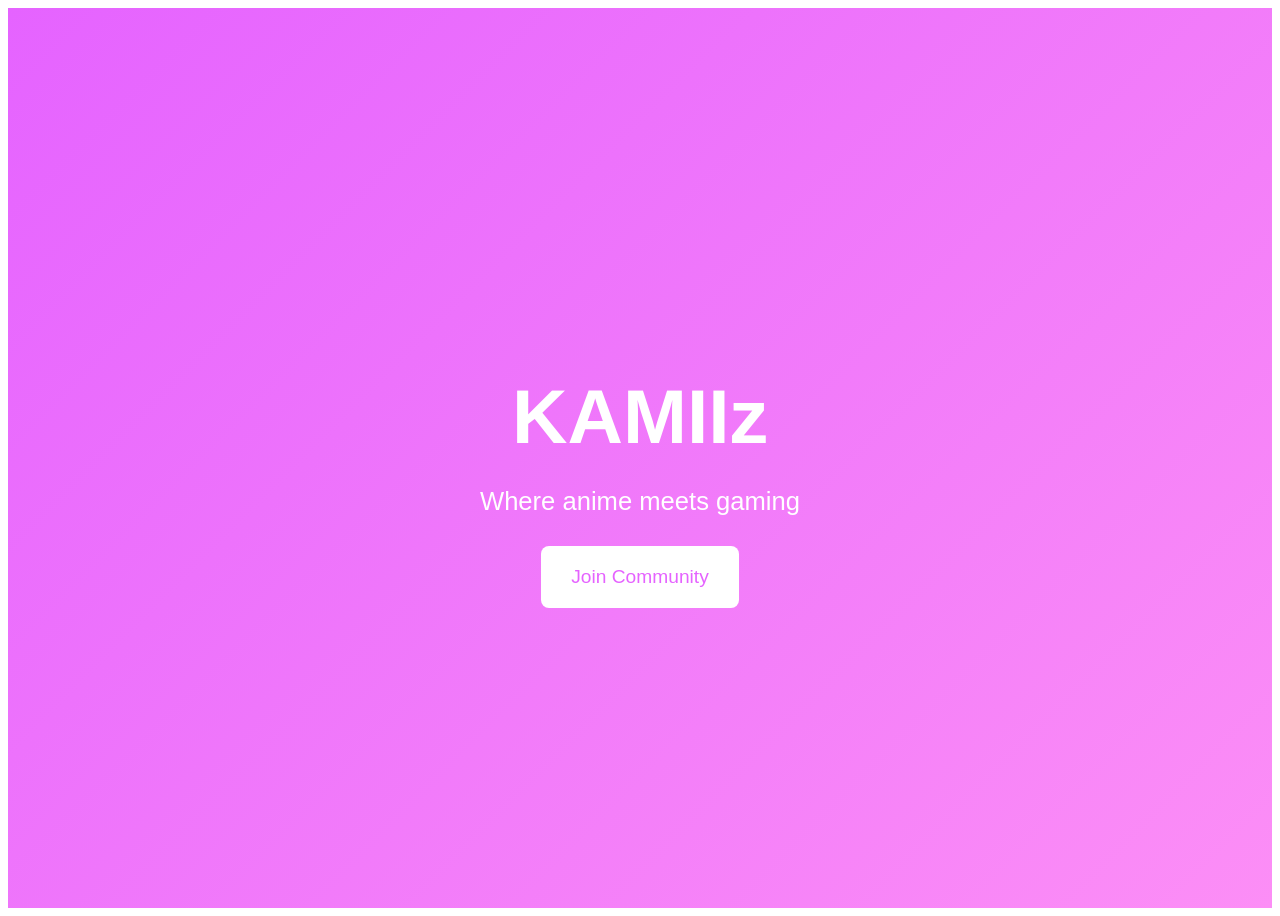
<file: Mini Project — Responsive Banner/index.html>
<!DOCTYPE html>
<html lang="en">
<head>
    <meta charset="UTF-8">
    <meta name="viewport" content="width=device-width, initial-scale=1.0">
    <link rel="stylesheet" href="styles.css">
    <title>Document</title>
</head>
<body>
    <section class="banner">
        <div class="banner__content">
            <h1>KAMIIz</h1>
            <p>Where anime meets gaming</p>
            <button>Join Community</button>
        </div>
    </section>
</body>
</html>
</file>
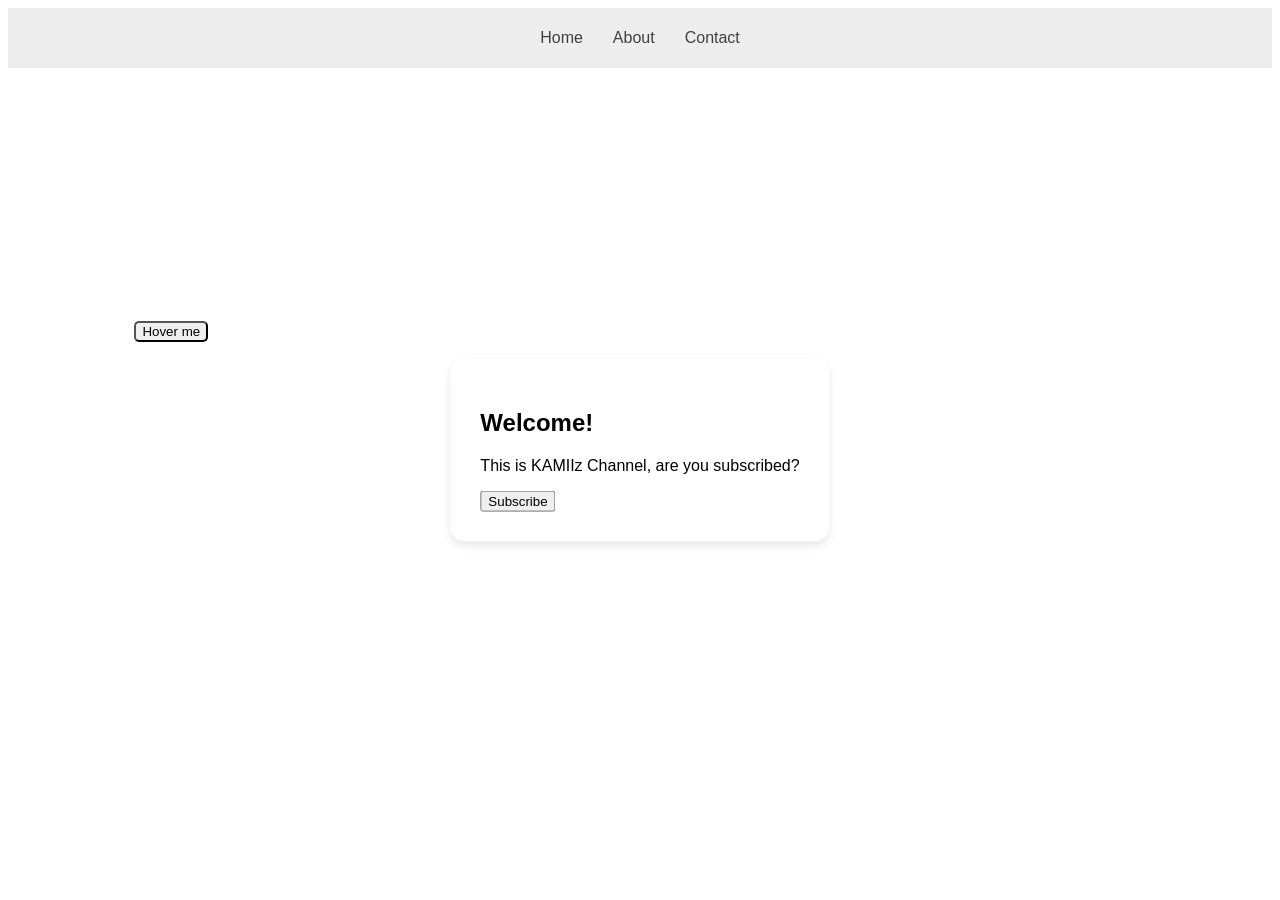
<file: ModalInteractiveMenu/index.html>
<!DOCTYPE html>
<html lang="en">
<head>
    <meta charset="UTF-8">
    <meta name="viewport" content="width=device-width, initial-scale=1.0">
    <link rel="stylesheet" href="styles.css">
    <title>Document</title>
</head>
<body>
    

    <nav class="menu">
        <a href="#">Home</a>
        <a href="#">About</a>
        <a href="#">Contact</a>
    </nav>

    <div class="tooltip-container">
        <button>Hover me</button>
        <span class="tooltip">I'm a tooltip!</span>
    </div>

    <div class="modal">
        <h2>Welcome!</h2>
        <p>This is KAMIIz Channel, are you subscribed?</p>
        <button>Subscribe</button>
    </div>
</body>
</html>
</file>
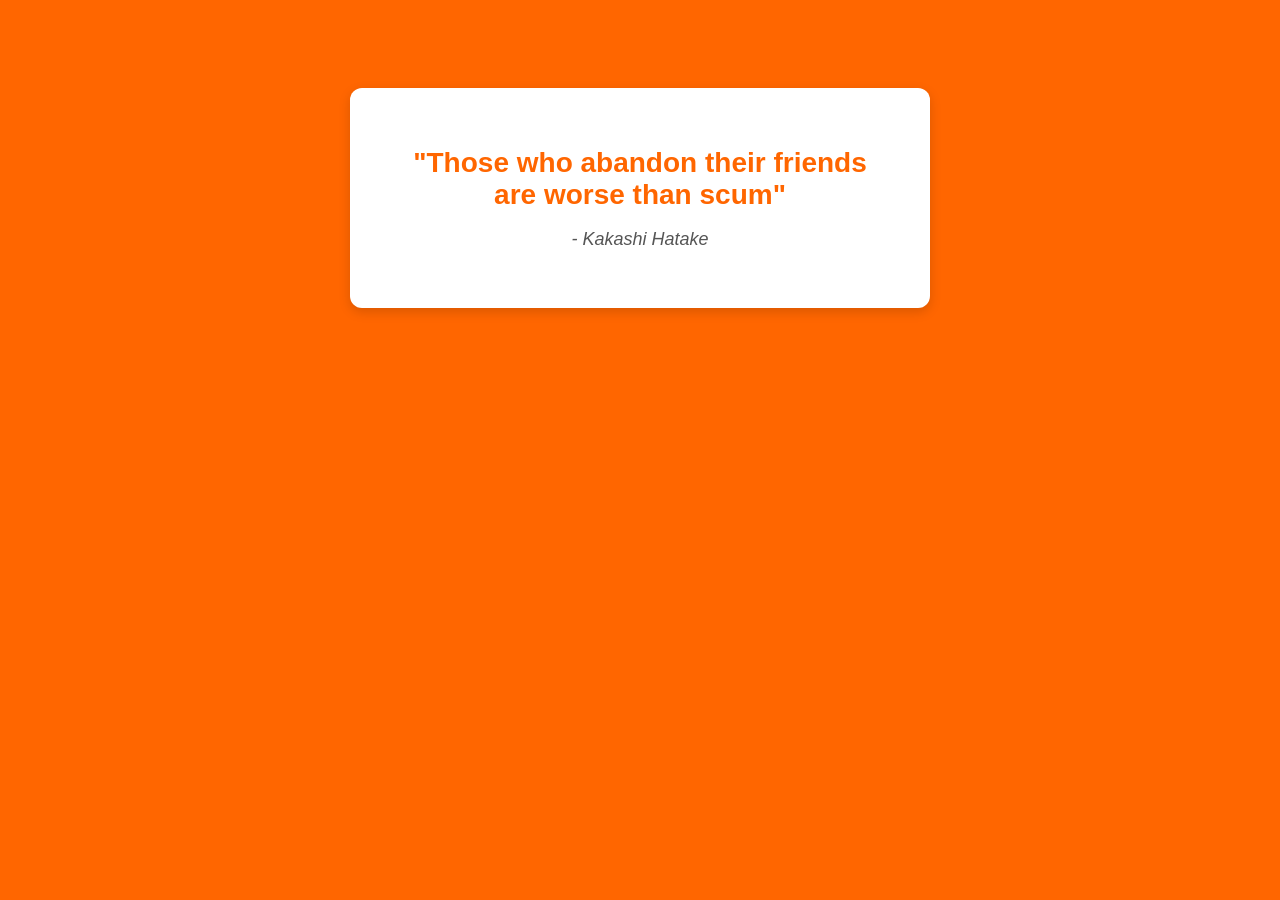
<file: PosterQuote/index.html>
<!DOCTYPE html>
<html lang="en">
<head>
    <meta charset="UTF-8">
    <meta name="viewport" content="width=device-width, initial-scale=1.0">
    <title>Document</title>
    <link rel="stylesheet" href="styles.css">
</head>

<body>
  <div class="poster"> 
    <h1>"Those who abandon their friends are worse than scum"</h1>
    <p>- Kakashi Hatake</p>
  </div>
</body>
</html>
</file>
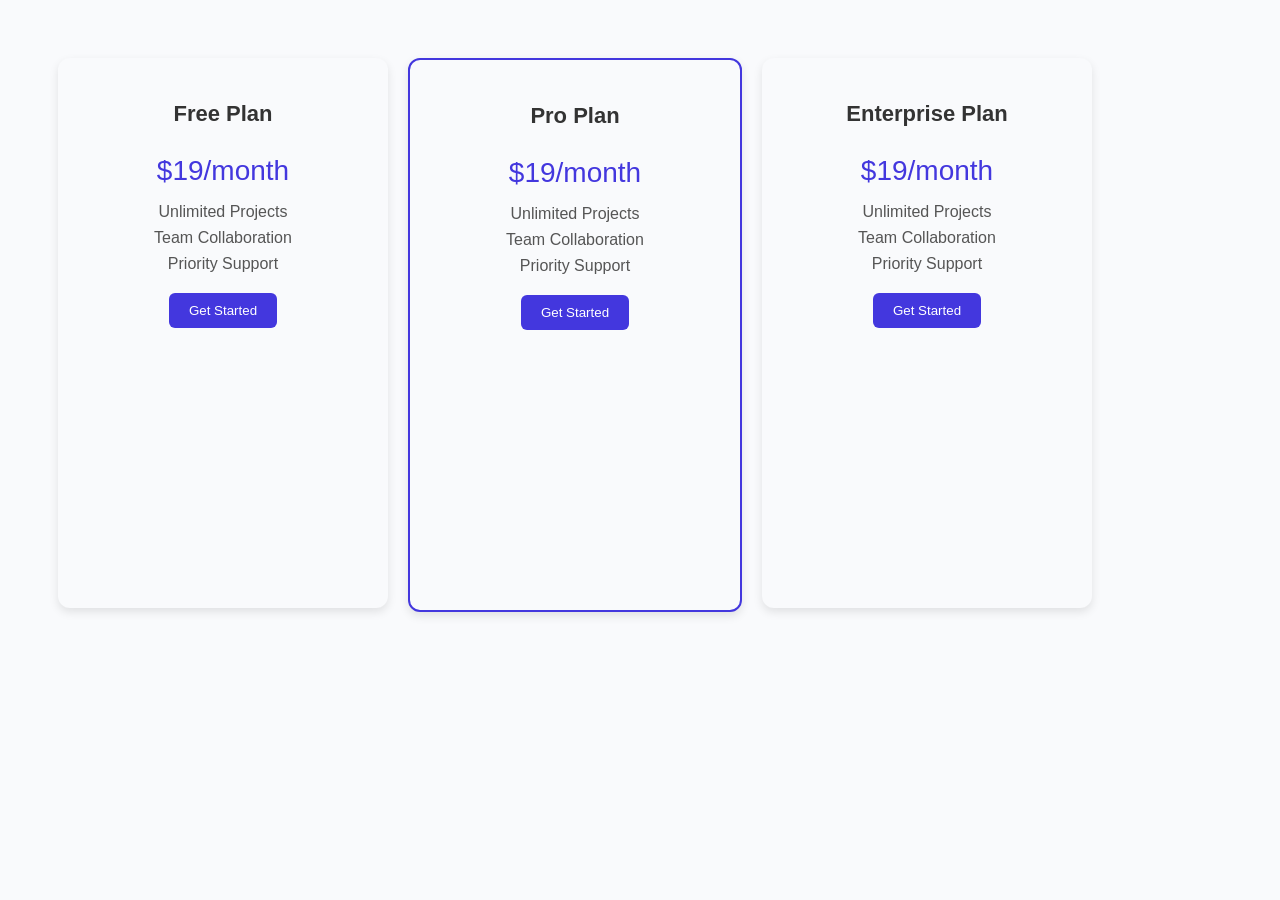
<file: PricingCardProject/index.html>
<!DOCTYPE html>
<html lang="en">
<head>
    <meta charset="UTF-8">
    <meta name="viewport" content="width=device-width, initial-scale=1.0">
    <link rel="stylesheet" href="styles.css">
    <title>Document</title>
</head>
<body>
    <div class="plans">

        <div class="plan">
        <h2 class="plan__title">Free Plan</h2>
        <p class="plan__price">$19<span>/month</span></p>

        <ul class="plan__features">
            <li class="plan__feature">Unlimited Projects</li>
            <li class="plan__feature">Team Collaboration</li>
            <li class="plan__feature">Priority Support</li>
        </ul>

        <button class="plan__button">Get Started</button>
    </div>

    <div class="plan plan--highlighted">
        <h2 class="plan__title">Pro Plan</h2>
        <p class="plan__price">$19<span>/month</span></p>

        <ul class="plan__features">
            <li class="plan__feature">Unlimited Projects</li>
            <li class="plan__feature">Team Collaboration</li>
            <li class="plan__feature">Priority Support</li>
        </ul>

        <button class="plan__button">Get Started</button>
    </div>

    <div class="plan">
        <h2 class="plan__title">Enterprise Plan</h2>
        <p class="plan__price">$19<span>/month</span></p>

        <ul class="plan__features">
            <li class="plan__feature">Unlimited Projects</li>
            <li class="plan__feature">Team Collaboration</li>
            <li class="plan__feature">Priority Support</li>
        </ul>

        <button class="plan__button">Get Started</button>
    </div>
    </div>
</body>
</html>
</file>
<file: Mini Project — Responsive Banner/styles.css>
body{
    font-family: 'Segoe UI', sans-serif;
}

.banner {
    background: linear-gradient(135deg, #e563ff, #fc8ef6);
    height: 100vh;
    display: flex;
    justify-content: center;
    align-items: center;
    text-align: center;
    color: white;
    animation: fadeUp 1s ease-out 300ms;
}

.banner__content{
    max-width: 600px;
    padding: 0 5vw;
}

.banner h1{
    font-size: 6vw;
    margin-bottom: 20px;
}

.banner p{
    font-size: 2vw;
    margin-bottom: 30px;
}

.banner button{
    background-color: white;
    border: none;
    border-radius: 8px;
    padding: 20px 30px;
    color: #e563ff;
    font-size: 1.2rem;
    cursor: pointer;
    transition: transform 0.3s ease, background-color 0.3s ease;
}

.banner button:hover{
    transform: scale(1.05);
    background-color: #f0f0f0;
}


/* Animation */

@keyframes fadeUp {
    from{
        opacity: 0;
        transform: translateY(30px);
    }
    to {
        opacity: 1;
        transform: translateY(0);
    }
}

@media (max-width: 768px) {
  .banner h1 {
    font-size: 8vw;
  }

  .banner p {
    font-size: 4vw;
  }

  .banner button {
    padding: 12px 24px;
    font-size: 1rem;
  }
}

@media (max-width: 480px) {
  .banner {
    flex-direction: column;
    padding: 10vh 5vw;
  }

  .banner h1 {
    font-size: 10vw;
  }

  .banner p {
    font-size: 5vw;
  }
}
</file>
<file: ModalInteractiveMenu/styles.css>
body{
  font-family: 'Segoe UI', sans-serif;
}

.menu{
  display: flex;
  justify-content: center;
  align-items: center;
  gap: 30px;
  background-color: #dfdfdf91;
  height: 60px;
}

.menu a{
  position: relative;
  text-decoration: none;
  font-weight: 500;
  color: rgba(0, 0, 0, 0.733);
}

.menu a::after{
  content: "";
  position: absolute;
  background-color: #000000;
  left: 0%;
  bottom: -5px;
  width: 0%;
  height: 2px;
  transition: width 0.3s ease;
}

.menu a:hover::after{
  width: 100%;
}

.modal{
  top: 50%;
  left: 50%;
  position: fixed;
  transform: translate(-50%, -50%);
  padding: 30px;
  box-shadow: 0 4px 10px rgba(0,0,0,0.1);
  border-radius: 15px;
  z-index: 1000;
}

.tooltip-container {
  position: relative;
  display: inline-block;
  margin-top: 20%;
  margin-left:  10%;
}

.tooltip{
  position: absolute;
  bottom: 130%;
  left: 1%;
  background-color: #000000;
  color: white;
  border-radius: 5px;
  padding: 10px;
  font-size: 12px;
  opacity: 0;
  transition: opacity 0.3s ease;
}

.tooltip-container button{
  color: #000000;
  font-weight: 400;
  border-radius: 5px;
}

.tooltip-container button:hover{
  background-color: #6e6e6e;
}

.tooltip-container:hover .tooltip{
  opacity: 1;
}
</file>
<file: PosterQuote/styles.css>
body{
background-color: #ff6600;
text-align: center;
font-family: 'Poppins', sans-serif;
padding: 80px;
}

.poster {
    background-color: #fff;
    width: 500px;
    margin: 0 auto;
    border-radius: 12px;
    padding: 40px;
    box-shadow: 0 4px 12px rgba(0,0,0,0.15);
}

.poster h1{
    color: #ff6600;
    font-size: 28px;
    font-weight: 600;
    margin-bottom: 15px;
}

.poster p{
    color: #555;
    font-size: 18px;
    font-style: italic;
}

/**
body {
  background-color: #f8f8f8;
  text-align: center;
  font-family: 'Poppins', sans-serif;
  padding: 80px;
}

.poster {
  background-color: #fff;
  border-radius: 12px;
  padding: 40px;
  width: 500px;
  margin: 0 auto;
  box-shadow: 0 4px 12px rgba(0,0,0,0.1);
}

.poster h1 {
  color: #ff6600;
  font-size: 28px;
  font-weight: 600;
  margin-bottom: 15px;
}

.poster p {
  color: #555;
  font-size: 18px;
  font-style: italic;
}

**/
</file>
<file: PricingCardProject/styles.css>
body{
    text-align: center;
    font-family: 'Segoe UI', sans-serif;
    padding: 50px;
    background-color: #f9fafc;
}

.plan {
    background-color: #f9fafc;
    box-shadow: 0 4px 10px rgba(0,0,0,0.1);
    border-radius: 12px;
    width: 280px;
    height: 500px;
    padding: 25px;
    transition: transform 0.2s ease;
}

.plan:hover {
    transform: translateY(-4px);
}

.plan--highlighted {
    border: 2px solid #4337de;
}

.plan__title {
    color: #333;
    font-size: 22px;
    margin-bottom: 10px;
}

.plan__price {
    font-size: 28px;
    color: #4337de;
    margin-bottom: 15px;
}

.plan__features {
    list-style: none;
    padding: 0;
    margin-bottom: 20px;
}

.plan__feature {
    margin: 8px 0;
    color: #555;
}

.plan__button {
    background-color: #4337de;
    color: white;
    border: none;
    padding: 10px 20px;
    border-radius: 6px;
    cursor: pointer;
    transition: background-color 0.2s ease;
}

.plan__button:hover {
    background-color: #372fc3;
}

.plans {
   display: flex;
   justify-content: center;
   gap: 20px;
   max-width: fit-content;
}
</file>
